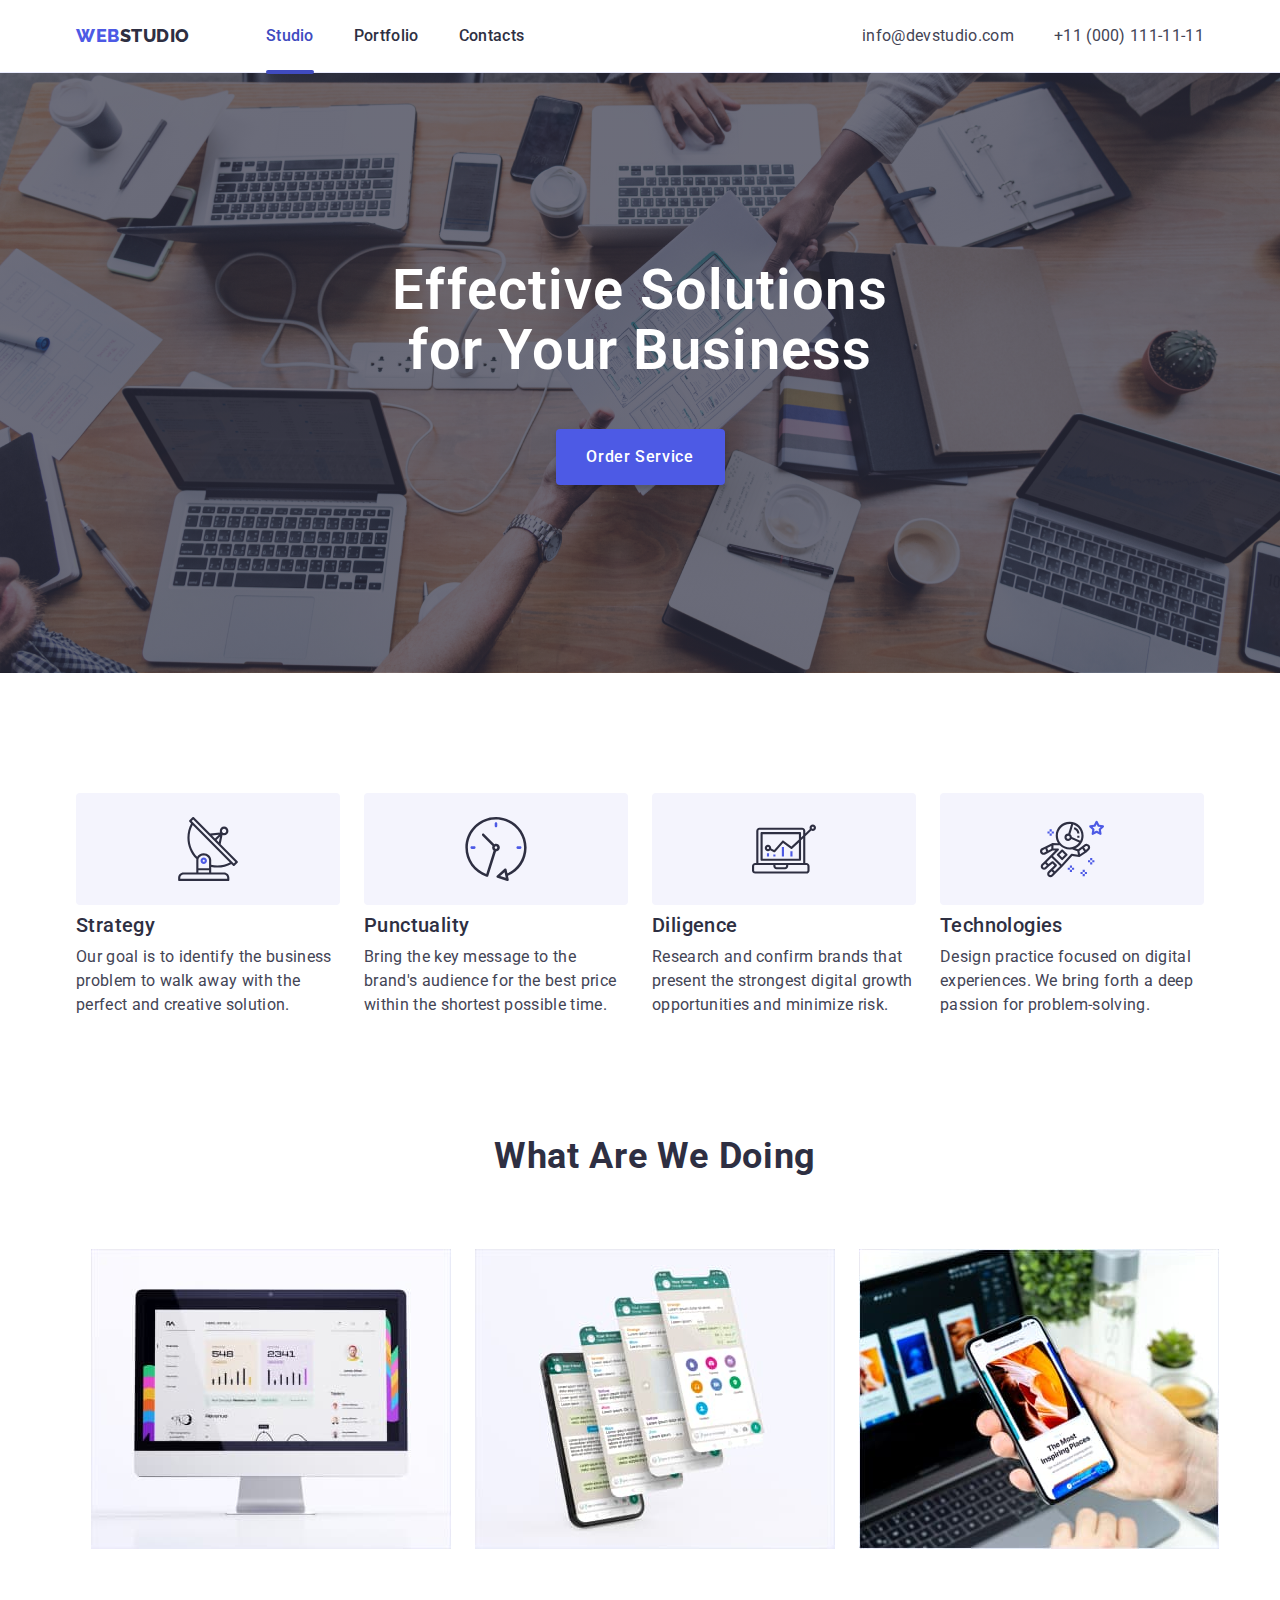
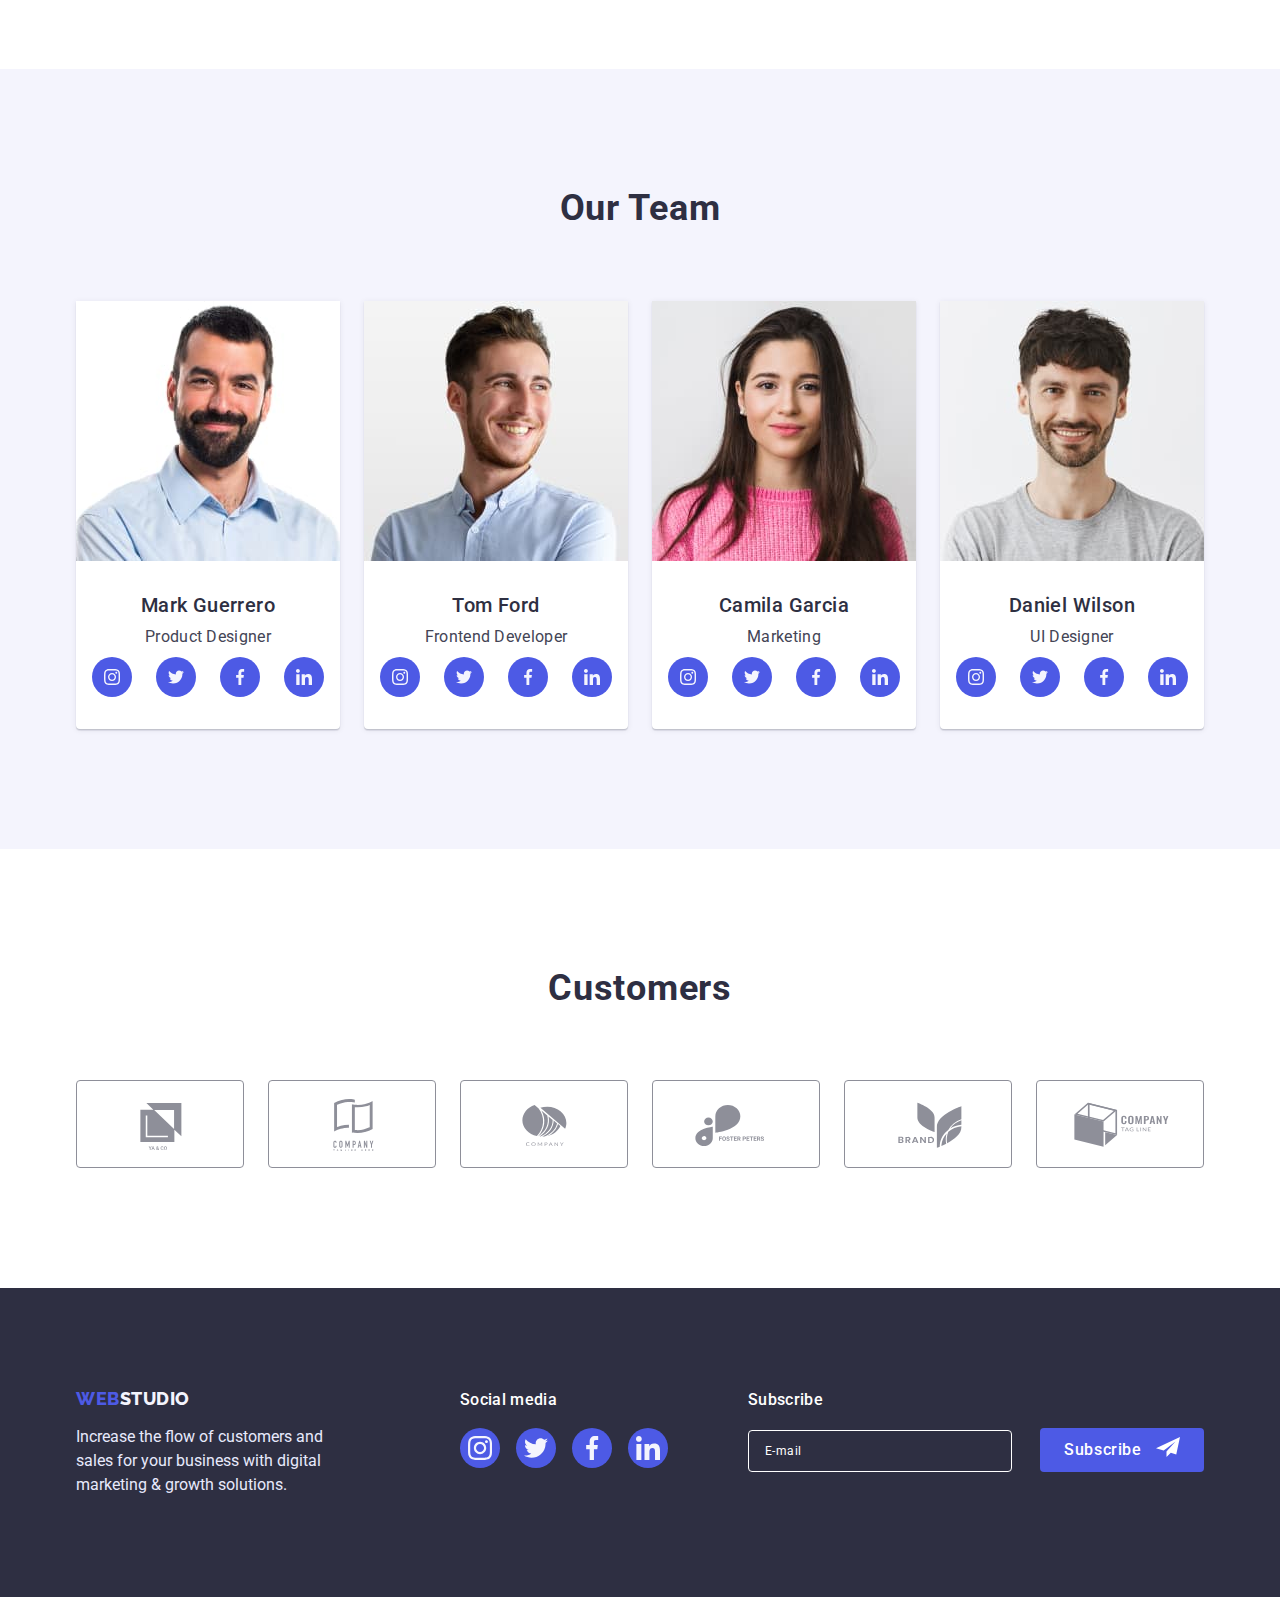
<file: index.html>
<!DOCTYPE html>
<html lang="en">

<head>
    <meta charset="UTF-8">
    <meta http-equiv="X-UA-Compatible" content="IE=edge">
    <meta name="viewport" content="width=device-width, initial-scale=1.0">
    <title>06-HW</title>
    <link rel="preconnect" href="https://fonts.googleapis.com">
    <link rel="preconnect" href="https://fonts.gstatic.com" crossorigin>
    <link href="https://fonts.googleapis.com/css2?family=Raleway:wght@800&family=Roboto:wght@400;500;700&display=swap"
        rel="stylesheet">
    <link rel="stylesheet"
        href="https://cdnjs.cloudflare.com/ajax/libs/modern-normalize/1.1.0/modern-normalize.min.css">
    <link rel="stylesheet" href="./css/styles.css">
    <link rel="icon" href="./images/favicon.svg">
</head>

<body>
    <div>
        <!-- HEADER -->
        <header class="header-section">
            <div class="flex-block container">
                <nav class="nav-section">
                    <a href="./index.html" class="logo-header link">Web<span class="accent-logo-heder">Studio</span></a>
                    <ul class="list nav-list">
                        <li class="list-item"><a href="./index.html" class="active link-header link">Studio</a></li>
                        <li class="list-item"><a href="./portfolio.html" class="link-header link">Portfolio</a></li>
                        <li class="list-item"><a href="" class="link-header link">Contacts</a></li>
                    </ul>
                </nav>
                <address class="address">
                    <ul class="list address-list">
                        <li><a href="mailto:info@devstudio.com" class="address-item link">info@devstudio.com</a></li>
                        <li> <a href="tel:+110001111111" class="address-item link">+11 (000) 111-11-11</a></li>
                    </ul>
                </address>
            </div>
        </header>
        <main>
            <!-- HERO -->
            <section class="hero-section">
                <div class="hero-block container">
                    <h1 class="hero-title">Effective Solutions for Your Business</h1>
                    <button type="button" data-modal-open class="modal-button">Order Service</button>
                </div>
            </section>
            <!-- POSSIBILITIES -->
            <section class="possibilities-section">
                <div class="flex-block container">
                    <h2 class="hidden-text">Possibilities</h2>
                    <ul class="list possibilities-list">
                        <li class="possibilities-item">
                            <div class="bg-rectangle"><svg class="customers-logo" width="64" height="64">
                                    <use href="./images/icons.svg#antenna"></use>
                                </svg></div>
                            <h3 class="list-title">Strategy</h3>
                            <p class="section-description">Our goal is to identify the business problem to walk away
                                with
                                the
                                perfect and creative solution.
                            </p>
                        </li>
                        <li class="possibilities-item">
                            <div class="bg-rectangle"><svg class="customers-logo" width="64" height="64">
                                    <use href="./images/icons.svg#clock"></use>
                                </svg></div>
                            <h3 class="list-title">Punctuality</h3>
                            <p class="section-description">Bring the key message to the brand's audience for the best
                                price
                                within the shortest possible
                                time.</p>
                        </li>
                        <li class="possibilities-item">
                            <div class="bg-rectangle"><svg class="customers-logo" width="64" height="64">
                                    <use href="./images/icons.svg#diagram"></use>
                                </svg></div>
                            <h3 class="list-title">Diligence</h3>
                            <p class="section-description">Research and confirm brands that present the strongest
                                digital
                                growth
                                opportunities and minimize
                                risk.</p>
                        </li>
                        <li class="possibilities-item">
                            <div class="bg-rectangle"><svg class="customers-logo" width="64" height="64">
                                    <use href="./images/icons.svg#astronaut"></use>
                                </svg></div>
                            <h3 class="list-title">Technologies</h3>
                            <p class="section-description">Design practice focused on digital experiences. We bring
                                forth a
                                deep
                                passion for
                                problem-solving.</p>
                        </li>
                    </ul>
                </div>
            </section>
            <!-- WHAT ARE WE DOING -->
            <section class="section-bottom container">
                <div class="section container">
                    <h2 class="section-title">What are we doing</h2>
                    <ul class="list we-are">
                        <li class="section-bottom-item"><img src="./images/section-01_img-01.jpg" alt="Computer"
                                width="360"></li>
                        <li class="section-bottom-item"><img src="./images/section-01_img-02.jpg" alt="Software"
                                width="360"></li>
                        <li class="section-bottom-item"><img src="./images/section-01_img-03.jpg" alt="smartphone"
                                width="360"></li>
                    </ul>
                </div>
            </section>
            <!-- TEAM SECTION -->
            <section class="team-section">
                <div class="team-box container">
                    <h2 class="section-title">Our Team</h2>
                    <ul class="list team-cards">
                        <!-- CARD-01 -->
                        <li class="team-list">
                            <img src="./images/section-02_img-01.jpg" alt="Product_Designer" width="264">
                            <div class="card-box">
                                <h3 class="list-title">Mark Guerrero</h3>
                                <p class="list-description">Product Designer</p>
                                <ul class=" list team-social-list">
                                    <li class="team-social-items">
                                        <a href="https://www.instagram.com/" class="team-social">
                                            <svg class="team-social-icons" width="16" height="16">
                                                <use href="./images/icons.svg#instagram-cards"></use>
                                            </svg>
                                        </a>
                                    </li>
                                    <li class="team-social-items">
                                        <a href="https://twitter.com/" class="team-social">
                                            <svg class="team-social-icons" width="16" height="16">
                                                <use href="./images/icons.svg#twitter-cards"></use>
                                            </svg>
                                        </a>
                                    </li>
                                    <li class="team-social-items">
                                        <a href="https://uk-ua.facebook.com/" class="team-social">
                                            <svg class="team-social-icons" width="16" height="16">
                                                <use href="./images/icons.svg#facebook-cards"></use>
                                            </svg>
                                        </a>
                                    </li>
                                    <li class="team-social-items">
                                        <a href="https://www.linkedin.com/" class="team-social">
                                            <svg class="team-social-icons" width="16" height="16">
                                                <use href="./images/icons.svg#linkedin-cards"></use>
                                            </svg>
                                        </a>
                                    </li>
                                </ul>
                            </div>
                        </li>
                        <!-- CARD-02 -->
                        <li class="team-list">
                            <img src="./images/section-02_img-02.jpg" alt="Frontend_Developer" width="264">
                            <div class="card-box">
                                <h3 class="list-title">Tom Ford</h3>
                                <p class="list-description">Frontend Developer</p>
                                <ul class=" list team-social-list">
                                    <li class="team-social-items">
                                        <a href="https://www.instagram.com/" class="team-social">
                                            <svg class="team-social-icons" width="16" height="16">
                                                <use href="./images/icons.svg#instagram-cards"></use>
                                            </svg>
                                        </a>
                                    </li>
                                    <li class="team-social-items">
                                        <a href="https://twitter.com/" class="team-social">
                                            <svg class="team-social-icons" width="16" height="16">
                                                <use href="./images/icons.svg#twitter-cards"></use>
                                            </svg>
                                        </a>
                                    </li>
                                    <li class="team-social-items">
                                        <a href="https://uk-ua.facebook.com/" class="team-social">
                                            <svg class="team-social-icons" width="16" height="16">
                                                <use href="./images/icons.svg#facebook-cards"></use>
                                            </svg>
                                        </a>
                                    </li>
                                    <li class="team-social-items">
                                        <a href="https://www.linkedin.com/" class="team-social">
                                            <svg class="team-social-icons" width="16" height="16">
                                                <use href="./images/icons.svg#linkedin-cards"></use>
                                            </svg>
                                        </a>
                                    </li>
                                </ul>
                            </div>
                        </li>
                        <!-- CARD-03 -->
                        <li class="team-list">
                            <img src="./images/section-02_img-03.jpg" alt="Marketing" width="264">
                            <div class="card-box">
                                <h3 class="list-title">Camila Garcia</h3>
                                <p class="list-description">Marketing</p>
                                <ul class=" list team-social-list">
                                    <li class="team-social-items">
                                        <a href="https://www.instagram.com/" class="team-social">
                                            <svg class="team-social-icons" width="16" height="16">
                                                <use href="./images/icons.svg#instagram-cards"></use>
                                            </svg>
                                        </a>
                                    </li>
                                    <li class="team-social-items">
                                        <a href="https://twitter.com/" class="team-social">
                                            <svg class="team-social-icons" width="16" height="16">
                                                <use href="./images/icons.svg#twitter-cards"></use>
                                            </svg>
                                        </a>
                                    </li>
                                    <li class="team-social-items">
                                        <a href="https://uk-ua.facebook.com/" class="team-social">
                                            <svg class="team-social-icons" width="16" height="16">
                                                <use href="./images/icons.svg#facebook-cards"></use>
                                            </svg>
                                        </a>
                                    </li>
                                    <li class="team-social-items">
                                        <a href="https://www.linkedin.com/" class="team-social">
                                            <svg class="team-social-icons" width="16" height="16">
                                                <use href="./images/icons.svg#linkedin-cards"></use>
                                            </svg>
                                        </a>
                                    </li>
                                </ul>
                            </div>
                        </li>
                        <!-- CARD-04 -->
                        <li class="team-list">
                            <img src="./images/section-02_img-04.jpg" alt="UI_Designer" width="264">
                            <div class="card-box">
                                <h3 class="list-title">Daniel Wilson</h3>
                                <p class="list-description">UI Designer</p>
                                <ul class=" list team-social-list">
                                    <li class="team-social-items">
                                        <a href="https://www.instagram.com/" class="team-social">
                                            <svg class="team-social-icons" width="16" height="16">
                                                <use href="./images/icons.svg#instagram-cards"></use>
                                            </svg>
                                        </a>
                                    </li>
                                    <li class="team-social-items">
                                        <a href="https://twitter.com/" class="team-social">
                                            <svg class="team-social-icons" width="16" height="16">
                                                <use href="./images/icons.svg#twitter-cards"></use>
                                            </svg>
                                        </a>
                                    </li>
                                    <li class="team-social-items">
                                        <a href="https://uk-ua.facebook.com/" class="team-social">
                                            <svg class="team-social-icons" width="16" height="16">
                                                <use href="./images/icons.svg#facebook-cards"></use>
                                            </svg>
                                        </a>
                                    </li>
                                    <li class="team-social-items">
                                        <a href="https://www.linkedin.com/" class="team-social">
                                            <svg class="team-social-icons" width="16" height="16">
                                                <use href="./images/icons.svg#linkedin-cards"></use>
                                            </svg>
                                        </a>
                                    </li>
                                </ul>
                            </div>
                        </li>
                    </ul>
                </div>
            </section>
            <!-- CUSTOMERS -->
            <section class="customers-section">

                <div class="container">
                    <h2 class="customers-title">Customers</h2>
                    <ul class="customers-list list">
                        <li class="customers-item">
                            <a href="https://google.com" class="customers-logo-link">
                                <svg class="customers-logo" width="104" height="56">
                                    <use href="./images/icons.svg#customers1"></use>
                                </svg>
                            </a>
                        </li>
                        <li class="customers-item">
                            <a href="https://google.com" class="customers-logo-link">
                                <svg class="customers-logo" width="104" height="56">
                                    <use href="./images/icons.svg#customers2"></use>
                                </svg>
                            </a>
                        </li>
                        <li class="customers-item">
                            <a href="https://google.com" class="customers-logo-link">
                                <svg class="customers-logo" width="104" height="56">
                                    <use href="./images/icons.svg#customers3"></use>
                                </svg>
                            </a>
                        </li>
                        <li class="customers-item">
                            <a href="https://google.com" class="customers-logo-link">
                                <svg class="customers-logo" width="104" height="56">
                                    <use href="./images/icons.svg#customers4"></use>
                                </svg>
                            </a>
                        </li>
                        <li class="customers-item">
                            <a href="https://google.com" class="customers-logo-link">
                                <svg class="customers-logo" width="104" height="56">
                                    <use href="./images/icons.svg#customers5"></use>
                                </svg>
                            </a>
                        </li>
                        <li class="customers-item">
                            <a href="https://google.com" class="customers-logo-link">
                                <svg class="customers-logo" width="104" height="56">
                                    <use href="./images/icons.svg#customers6"></use>
                                </svg>
                            </a>
                        </li>
                    </ul>
                </div>
            </section>
        </main>
        <!-- FOOTER -->
        <footer class="footer-section">
            <div class="footer-box container">
                <div class="footer-left-section"><a href="./index.html" class="logo-footer link">Web<span
                            class="accent-logo-footer">Studio</span></a>
                    <p class="footer-description">Increase the flow of customers and sales for your business with
                        digital
                        marketing
                        & growth solutions.</p>
                </div>
                <div class="footer-social-section">
                    <p class="footer-title">Social media</p>
                    <ul class="list footer-social-list">
                        <li class="footer-social-item">
                            <a href="" class="footer-social-link">
                                <svg class="footer-social-icons" width="24" height="24">
                                    <use href="./images/icons.svg#instagram-footer"></use>
                                </svg>
                            </a>
                        </li>
                        <li class="footer-social-item"><a href="" class="footer-social-link">
                                <svg class="footer-social-icons" width="24" height="24">
                                    <use href="./images/icons.svg#twitter-footer"></use>
                                </svg>
                            </a>
                        </li>
                        <li class="footer-social-item">
                            <a href="" class="footer-social-link">
                                <svg class="footer-social-icons" width="24" height="24">
                                    <use href="./images/icons.svg#facebook-footer"></use>
                                </svg>
                            </a>
                        </li>
                        <li class="footer-social-item">
                            <a href="" class="footer-social-link">
                                <svg class="footer-social-icons" width="24" height="24">
                                    <use href="./images/icons.svg#linkedin-footer"></use>
                                </svg>
                            </a>
                        </li>
                    </ul>
                </div>
                <form class="subscribe-section">
                    <p class="footer-title">Subscribe</p>
                    <label class="footer-label">
                        <input type="email" name="email" placeholder="E-mail" class="footer-input">
                        <!-- <span class="footer-email"></span> -->
                    </label>
                    <button type="submit" class="btn-footer-submit">
                        <svg class="submit-icon" width="24" height="24">
                            <use href="./images/icons.svg#send"></use>
                        </svg> Subscribe</button>
                </form>
            </div>
        </footer>
    </div>
    <!-- MODAL WINDOW -->
    <div data-modal class="modal-contaner is-hidden">
        <form class="modal-window">
            <button type="button" data-modal-close class="btn-close">
                <svg class="icon-close" width="8" height="8">
                    <use href="./images/icons.svg#close-icon"></use>
                </svg>
            </button>
            <p class="modal-title">Leave your contacts and we will call you back</p>

            <div class="footer-input-container">
                <div class="form-field">
                    <label for="user-name" class="form-label">Name</label>
                    <span class="form-field">
                        <input type="text" name="user-name" id="user-name" placeholder=" " class="form-input">
                        <svg class="icon-input" width="24" height="24">
                            <use href="./images/icons.svg#user-icon"></use>
                        </svg>
                    </span>
                </div>
                <div class="form-field">
                    <label for="phone" class="form-label">Phone</label>
                    <span class="form-field">
                        <input type="tel" name="phone-namber" id="phone" placeholder=" " class="form-input">
                        <svg class="icon-input" width="24" height="24">
                            <use href="./images/icons.svg#phone-icon"></use>
                        </svg>
                    </span>
                </div>
                <div class="form-field">
                    <label for="email" class="form-label">E-mail</label>
                    <span class="form-field">
                        <input type="email" name="email" id="email" placeholder=" " class="form-input">
                        <svg class="icon-input" width="24" height="24">
                            <use href="./images/icons.svg#email-icon"></use>
                        </svg>
                    </span>
                </div>

                <div class="form-field">
                    <label for="comment" class="comment-label">
                        Comment
                    </label>
                    <textarea name="Comment" rows="10" id="comment" placeholder="Text input"
                        class="comment-input"></textarea>
                </div>
            </div>

            <div class="agreement">
                <label class="accept-form">
                    <input type="checkbox" name="accept-form" class="checkbox-input">
                    <span class="check-box">

                    </span>
                    I accept the terms and conditions of the
                    <span>
                        <a href="" class="accent-policy">Privacy Policy</a>
                    </span>
                </label>
            </div>
            <button type="submit" class="btn-modal-submit">Send</button>

        </form>
    </div>
    <script src="./js/modal.js"></script>
</body>

</html>
</file>
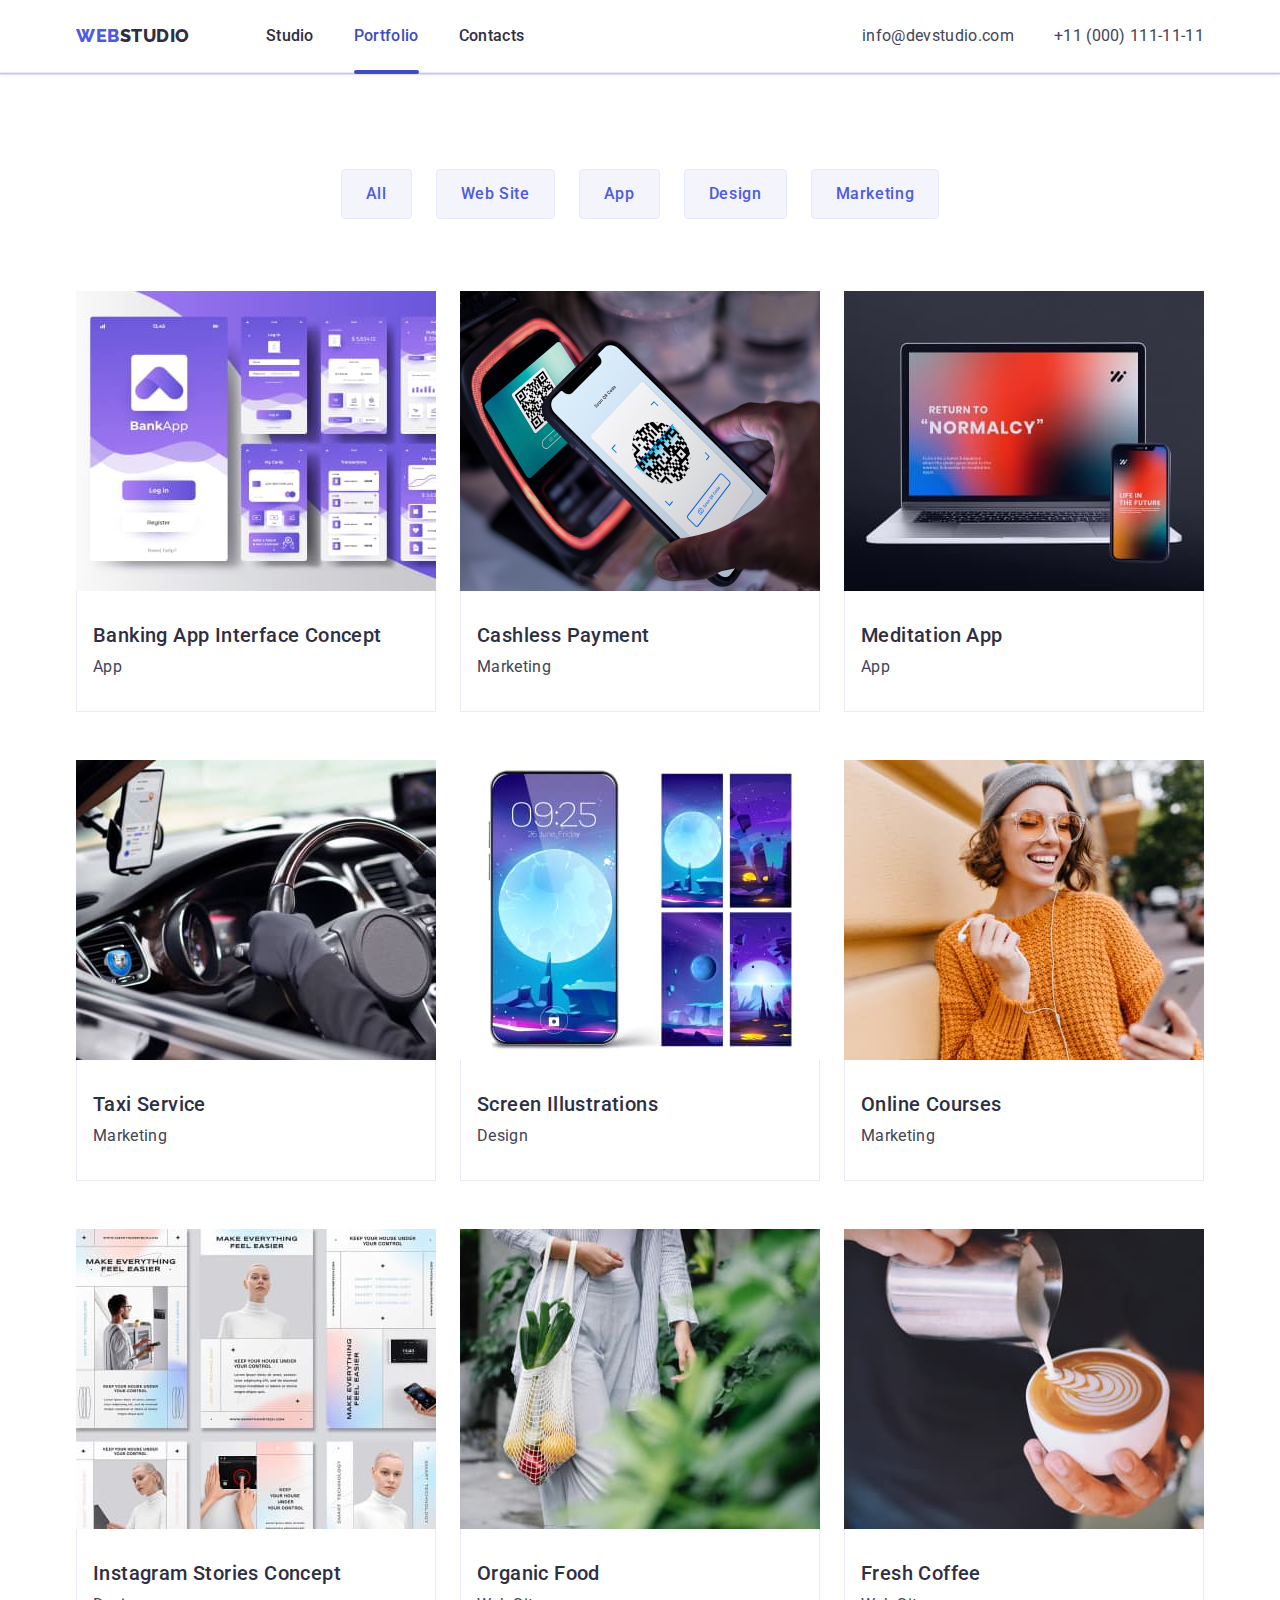
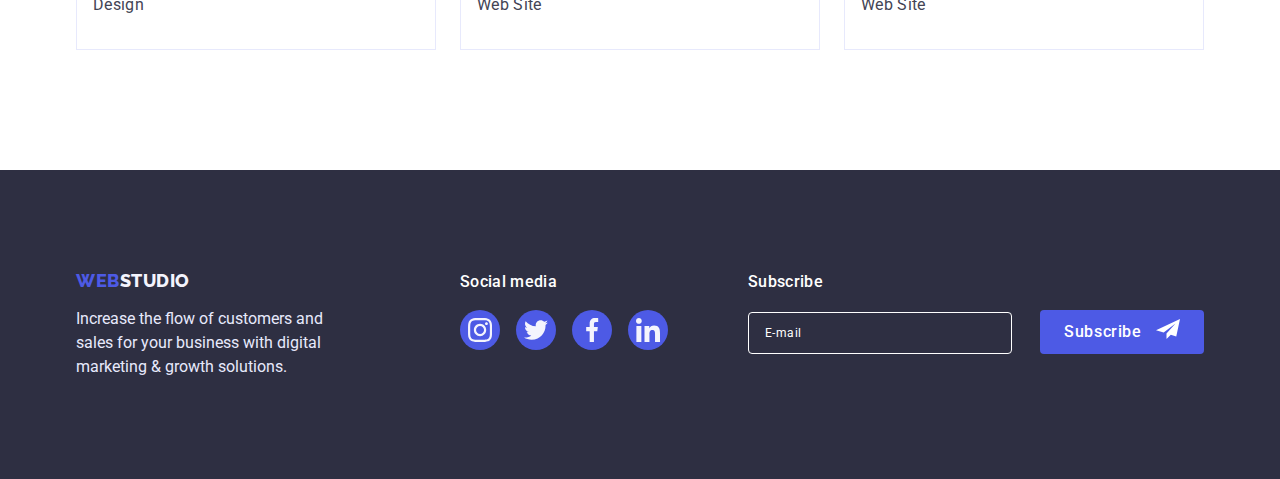
<file: portfolio.html>
<!DOCTYPE html>
<html lang="en">

<head>
    <meta charset="UTF-8">
    <meta http-equiv="X-UA-Compatible" content="IE=edge">
    <meta name="viewport" content="width=device-width, initial-scale=1.0">
    <title>06-HW</title>
    <link rel="preconnect" href="https://fonts.googleapis.com">
    <link rel="preconnect" href="https://fonts.gstatic.com" crossorigin>
    <link href="https://fonts.googleapis.com/css2?family=Raleway:wght@800&family=Roboto:wght@400;500;700&display=swap"
        rel="stylesheet">
    <link rel="stylesheet"
        href="https://cdnjs.cloudflare.com/ajax/libs/modern-normalize/1.1.0/modern-normalize.min.css">
    <link rel="stylesheet" href="./css/styles.css">
    <link rel="icon" href="./images/favicon.svg">
</head>

<body>
    <div>
        <!-- HEADER -->


        <!-- <header class="portfolio-header header-section">
            <div class="flex-block container">
                <nav class="nav-section">
                    <a href="./index.html" class="logo-header link">Web<span class="accent-logo-heder">Studio</span></a>
                    <ul class="list nav-list">
                        <li class="list-item"><a href="./index.html" class="link-header link">Studio</a></li>
                        <li class="list-item"><a href="./portfolio.html" class="link-header active  link">Portfolio</a>
                        </li>
                        <li class="list-item"><a href="" class="link-header link">Contacts</a></li>
                    </ul>
                </nav>
                <address class="address">
                    <ul class="list address-list">
                        <li><a href="mailto:info@devstudio.com" class="address-item link">info@devstudio.com</a></li>
                        <li> <a href="tel:+110001111111" class="address-item link">+11 (000) 111-11-11</a></li>
                    </ul>
                </address>
            </div>
        </header> -->


        <header class="header-section">
            <div class="flex-block container">
                <nav class="nav-section">
                    <a href="./index.html" class="logo-header link">Web<span class="accent-logo-heder">Studio</span></a>
                    <ul class="list nav-list">
                        <li class="list-item"><a href="./index.html" class="link-header link">Studio</a></li>
                        <li class="list-item"><a href="./portfolio.html" class="active link-header link">Portfolio</a>
                        </li>
                        <li class="list-item"><a href="" class="link-header link">Contacts</a></li>
                    </ul>
                </nav>
                <address class="address">
                    <ul class="list address-list">
                        <li><a href="mailto:info@devstudio.com" class="address-item link">info@devstudio.com</a></li>
                        <li> <a href="tel:+110001111111" class="address-item link">+11 (000) 111-11-11</a></li>
                    </ul>
                </address>
            </div>
        </header>
        <!-- MAIN -->
        <main>
            <section class="section-portfolio">
                <div class="container">
                    <h1 class="hidden-text">Portfolio page</h1>
                    <!-- NAV-MENU -->
                    <ul class="list list-nav">
                        <li><button type="button" class="portfolio-nav-btm">All</button></li>
                        <li><button type="button" class="portfolio-nav-btm">Web Site</button></li>
                        <li><button type="button" class="portfolio-nav-btm">App</button></li>
                        <li><button type="button" class="portfolio-nav-btm">Design</button></li>
                        <li><button type="button" class="portfolio-nav-btm">Marketing</button></li>
                    </ul>
                    <!-- GALLERY-LIST -->
                    <ul class="list gallery-box-card">
                        <!-- 01 -->
                        <li class="gallery-item">
                            <a href="portfolio.html" class="link gallery-link">
                                <div class="image-contaner">
                                    <img src="./images/banking-app.jpg" alt="Banking App" width="360">
                                    <p class="pseudo-decor">14 Stylish and User-Friendly App Design Concepts · Task
                                        Manager App · Calorie Tracker App · Exotic Fruit Ecommerce App ·
                                        Cloud Storage App</p>
                                </div>
                                <div class="card-box-portfolio">
                                    <h2 class="list-title">Banking App Interface Concept</h2>
                                    <p class="section-description">App</p>
                                </div>
                            </a>
                        </li>
                        <!-- 02 -->
                        <li class="gallery-item">
                            <a href="portfolio.html" class="link gallery-link">
                                <div class="image-contaner">
                                    <img src="./images/cashless-ayment.jpg" alt="Cashless Payment" width="360">
                                    <p class="pseudo-decor">14 Stylish and User-Friendly App Design Concepts · Task
                                        Manager App · Calorie Tracker App · Exotic Fruit Ecommerce App ·
                                        Cloud Storage App</p>
                                </div>
                                <div class="card-box-portfolio">
                                    <h2 class="list-title">Cashless Payment</h2>
                                    <p class="section-description">Marketing</p>
                                </div>
                            </a>
                        </li>
                        <!-- 03 -->
                        <li class="gallery-item">
                            <a href="portfolio.html" class="link gallery-link">
                                <div class="image-contaner">
                                    <img src="./images/meditaion-app.jpg" alt="Meditation App" width="360">
                                    <p class="pseudo-decor">14 Stylish and User-Friendly App Design Concepts · Task
                                        Manager App · Calorie Tracker App · Exotic Fruit Ecommerce App ·
                                        Cloud Storage App</p>
                                </div>
                                <div class="card-box-portfolio">
                                    <h2 class="list-title">Meditation App</h2>
                                    <p class="section-description">App</p>
                                </div>
                            </a>
                        </li>
                        <!-- 04 -->
                        <li class="gallery-item">
                            <a href="portfolio.html" class="link gallery-link">
                                <div class="image-contaner">
                                    <img src="./images/taxi-service.jpg" alt="Taxi Service" width="360">
                                    <p class="pseudo-decor">14 Stylish and User-Friendly App Design Concepts · Task
                                        Manager App · Calorie Tracker App · Exotic Fruit Ecommerce App ·
                                        Cloud Storage App</p>
                                </div>
                                <div class="card-box-portfolio">
                                    <h2 class="list-title">Taxi Service</h2>
                                    <p class="section-description">Marketing</p>
                                </div>
                            </a>
                        </li>
                        <!-- 05 -->
                        <li class="gallery-item">
                            <a href="portfolio.html" class="link gallery-link">
                                <div class="image-contaner">
                                    <img src="./images/screen-illustrations.jpg" alt="Screen Illustrations" width="360">
                                    <p class="pseudo-decor">14 Stylish and User-Friendly App Design Concepts · Task
                                        Manager App · Calorie Tracker App · Exotic Fruit Ecommerce App ·
                                        Cloud Storage App</p>
                                </div>
                                <div class="card-box-portfolio">
                                    <h2 class="list-title">Screen Illustrations</h2>
                                    <p class="section-description">Design</p>
                                </div>
                            </a>
                        </li>
                        <!-- 06 -->
                        <li class="gallery-item">
                            <a href="portfolio.html" class="link gallery-link">
                                <div class="image-contaner">
                                    <img src="./images/online-courses.jpg" alt="Online Courses" width="360">
                                    <p class="pseudo-decor">14 Stylish and User-Friendly App Design Concepts · Task
                                        Manager App · Calorie Tracker App · Exotic Fruit Ecommerce App ·
                                        Cloud Storage App</p>
                                </div>
                                <div class="card-box-portfolio">
                                    <h2 class="list-title">Online Courses</h2>
                                    <p class="section-description">Marketing</p>
                                </div>
                            </a>
                        </li>
                        <!-- 07 -->
                        <li class="gallery-item">
                            <a href="portfolio.html" class="link gallery-link">
                                <div class="image-contaner">
                                    <img src="./images/instagram-stories.jpg" alt="Instagram Stories Concept"
                                        width="360">
                                    <p class="pseudo-decor">14 Stylish and User-Friendly App Design Concepts · Task
                                        Manager App · Calorie Tracker App · Exotic Fruit Ecommerce App ·
                                        Cloud Storage App</p>
                                </div>
                                <div class="card-box-portfolio">
                                    <h2 class="list-title">Instagram Stories Concept</h2>
                                    <p class="section-description">Design</p>
                                </div>
                            </a>
                        </li>
                        <!-- 08 -->
                        <li class="gallery-item">
                            <a href="portfolio.html" class="link gallery-link">
                                <div class="image-contaner">
                                    <img src="./images/organic-food.jpg" alt="Organic Food" width="360">
                                    <p class="pseudo-decor">14 Stylish and User-Friendly App Design Concepts · Task
                                        Manager App · Calorie Tracker App · Exotic Fruit Ecommerce App ·
                                        Cloud Storage App</p>
                                </div>
                                <div class="card-box-portfolio">
                                    <h2 class="list-title">Organic Food</h2>
                                    <p class="section-description">Web Site</p>
                                </div>
                            </a>
                        </li>
                        <!-- 09 -->
                        <li class="gallery-item">
                            <a href="portfolio.html" class="link gallery-link">
                                <div class="image-contaner">
                                    <img src="./images/fresh-coffee.jpg" alt="Fresh Coffee" width="360">
                                    <p class="pseudo-decor">14 Stylish and User-Friendly App Design Concepts · Task
                                        Manager App · Calorie Tracker App · Exotic Fruit Ecommerce App ·
                                        Cloud Storage App</p>
                                </div>
                                <div class="card-box-portfolio">
                                    <h2 class="list-title">Fresh Coffee</h2>
                                    <p class="section-description">Web Site</p>
                                </div>
                            </a>
                        </li>
                    </ul>
                </div>
            </section>
        </main>
        <!-- FOOTER -->
        <footer class="footer-section">
            <div class="footer-box container">
                <div class="footer-left-section"><a href="./index.html" class="logo-footer link">Web<span
                            class="accent-logo-footer">Studio</span></a>
                    <p class="footer-description">Increase the flow of customers and sales for your business with
                        digital
                        marketing
                        & growth solutions.</p>
                </div>
                <div class="footer-social-section">
                    <p class="footer-title">Social media</p>
                    <ul class="list footer-social-list">
                        <li class="footer-social-item">
                            <a href="" class="footer-social-link">
                                <svg class="footer-social-icons" width="24" height="24">
                                    <use href="./images/icons.svg#instagram-footer"></use>
                                </svg>
                            </a>
                        </li>
                        <li class="footer-social-item"><a href="" class="footer-social-link">
                                <svg class="footer-social-icons" width="24" height="24">
                                    <use href="./images/icons.svg#twitter-footer"></use>
                                </svg>
                            </a>
                        </li>
                        <li class="footer-social-item">
                            <a href="" class="footer-social-link">
                                <svg class="footer-social-icons" width="24" height="24">
                                    <use href="./images/icons.svg#facebook-footer"></use>
                                </svg>
                            </a>
                        </li>
                        <li class="footer-social-item">
                            <a href="" class="footer-social-link">
                                <svg class="footer-social-icons" width="24" height="24">
                                    <use href="./images/icons.svg#linkedin-footer"></use>
                                </svg>
                            </a>
                        </li>
                    </ul>
                </div>
                <form class="subscribe-section">
                    <p class="footer-title">Subscribe</p>
                    <label class="footer-label">
                        <input type="email" name="email" placeholder="E-mail" class="footer-input">
                        <span class="footer-email"></span>
                    </label>
                    <button type="submit" class="btn-footer-submit">
                        <svg class="submit-icon" width="24" height="24">
                            <use href="./images/icons.svg#send"></use>
                        </svg> Subscribe</button>
                </form>
            </div>
        </footer>
        <div data-modal class="modal-contaner is-hidden">
            <div class="modal-window">
                <button type="button" data-modal-close class="btn-close">
                    <svg class="icon-close" width="8" height="8">
                        <use href="./images/icons.svg#cross"></use>
                    </svg>
                </button>
            </div>
        </div>
    </div>
    <script src="./js/modal.js"></script>
</body>

</html>
</file>
<file: css/styles.css>
:root {
    --primary-text-color: #434455;
    /* --indent: 20px;
    --items: 5; */
}

body {
    font-family: 'Roboto', sans-serif;
    font-weight: 400;
    font-size: 16px;
    color: #434455;
    background-color: #ffffff;
}

.list {
    list-style: none;
}

.link {
    text-decoration: none;
}

.accent-logo-heder {
    color: #2e2f42;
}

.accent-logo-footer {
    color: #F4F4FD;
}

/*========= RESET======= */
.hidden-text {
    display: none;
    max-width: 496px;
}

body {
    margin: 0;
    padding: 0;
    /* display: flex;
    margin: 0 auto; */
}

ul {
    margin: 0;
    padding: 0;
}

h1,
h2,
h3,
h4 {
    margin: 0;
    padding: 0;
}

img {
    display: block;
    /* margin: 0 auto; */
}

p {
    margin: 0;
    padding: 0;
}

/* ========== RESET ========== */

.flex-block {
    display: flex;
}

/* ========= HEADER ========= */

.header-box {
    width: 1158px;
    margin: 0 auto;
    display: flex;
    padding: 25px 0;
}

.header-section {
    padding: 24px 0;
    border-bottom: 1px solid #e7e9fc;
    box-shadow: 0px 2px 1px rgba(46, 47, 66, 0.08),
        0px 1px 1px rgba(46, 47, 66, 0.16),
        0px 1px 6px rgba(46, 47, 66, 0.08);
}

.nav-section {
    display: flex;
    align-items: center;
}

.logo-header {
    margin-right: 76px;
    font-family: 'Raleway', sans-serif;
    font-weight: 800;
    font-size: 18px;
    line-height: 1.17;
    letter-spacing: 0.03em;
    text-transform: uppercase;
    color: #4D5AE5;
}

.nav-list {
    display: flex;
    gap: 40px;
}

.link-header {
    box-sizing: border-box;
    position: relative;
    font-weight: 500;
    font-size: 16px;
    line-height: 1.5;
    letter-spacing: 0.02em;
    color: #2E2F42;
    padding: 28px 0;
    transition: color 250ms cubic-bezier(0.4, 0, 0.2, 1);
}


.link-header.active::after {
    background-color: #404bbf;
    transition: color 250ms cubic-bezier(0.4, 0, 0.2, 1);
}

.link-header::after {
    content: '';
    position: absolute;
    left: 0;
    bottom: -1px;
    display: block;
    width: 100%;
    height: 4px;
    /* left: 0px; */
    /* top: 44px; */
    border-radius: 2px;

}

.list-item {
    position: relative;
}

.active {
    color: #404BBF;
}

/* .active::after {
    background-color: #404bbf;

} */

.link-header:hover,
.link-header:focus {
    color: #404bbf
}

.address-list {
    display: flex;
    gap: 40px;
}

.address {
    margin-left: auto;
    font-style: normal;
    font-weight: 400;
    font-size: 16px;
    line-height: 1.5;
    letter-spacing: 0.02em;
    color: #434455;
}

.address-item {
    color: #434455;
    padding: 24px 0;
    transition: color 250ms cubic-bezier(0.4, 0, 0.2, 1);
}

.address-item:hover,
.address-item:focus {
    color: #404bbf;
}

/* ========== HERO ========== */

.hero-section {
    background-color: #2E2F42;
    background-image:
        linear-gradient(rgba(46, 47, 66, 0.7),
            rgba(46, 47, 66, 0.7)),
        url(../images/bg-hero.jpg);
    background-repeat: no-repeat;
    background-position: center;
    background-size: cover;
    padding: 188px 0;
    max-width: 1440px;
    margin: 0 auto;
}

.hero-block {
    display: block;
    width: 496px;
    margin: 0 auto;
    text-align: center;
}

.hero-title {
    max-width: 496px;
    text-align: center;
    font-weight: 600;
    font-size: 56px;
    text-align: center;
    line-height: 1.07;
    letter-spacing: 0.02em;
    color: #FFFFFF;
    margin: 0 auto 48px;
}

.modal-button {
    display: block;
    font-family: "Roboto", sans-serif;
    font-weight: 500;
    line-height: 1.5;
    letter-spacing: 0.04em;
    cursor: pointer;
    font-size: 16px;
    color: #ffffff;
    background-color: #4D5AE5;
    border-radius: 4px;
    box-shadow: 0px 4px 4px rgba(0, 0, 0, 0.15);
    margin: 0 auto;
    min-width: 169px;
    height: 56px;
    transition:
        background-color 250ms cubic-bezier(0.4, 0, 0.2, 1);
    border: none;
}

.modal-button:hover,
.modal-button:focus {
    background-color: #404BBF
}

/* ========== HERO ========== */

/* ========== POSSIBILITIES ========== */
.possibilities-section {
    margin: 0 auto;
    width: 1158px;
    padding: 120px 0;
}

.possibilities-list {
    display: flex;
    flex-basis: calc((100% - 3 * 24px) / 4);
    gap: 24px;
}

.bg-rectangle {
    display: flex;
    justify-content: center;
    align-items: center;
    width: 264px;
    height: 112px;
    background: #F4F4FD;
    border-radius: 4px;
    margin-bottom: 8px;
}

.possibilities-item {
    width: 264px;
}

.possibilities-item h3 {
    margin-bottom: 8px;
}

.list-title {
    font-weight: 500;
    font-size: 20px;
    line-height: 1.2;
    letter-spacing: 0.02em;
    color: #2E2F42;
    margin-bottom: 8px;
}

.section-description {
    line-height: 1.5;
    letter-spacing: 0.02em;
    color: var(--primary-text-color);
}

/* ===== SECTION BOTTOM ======= */
.we-are {
    display: flex;
    justify-content: center;
    gap: 24px;
}

.section-bottom-item {
    flex-basis: calc((100% - 48px) / 3);
}

.section-bottom.container {
    padding-bottom: 120px;
    margin: 0 auto;
    width: 1158px;
}

.section-bottom-item {
    background-color: #FFFFFF;
}

.section-bottom-description {
    font-weight: 500;
    line-height: 1.2;
    letter-spacing: 0.02em;
}

.section-title {
    text-align: center;
    text-transform: capitalize;
    font-weight: 700;
    font-size: 36px;
    line-height: 1.11;
    letter-spacing: 0.02em;
    color: #2E2F42;
    margin-bottom: 72px;
}

/* ===== TEAM SECTION ====== */
.team-section {
    background-color: #F4F4FD;
    padding: 120px 0;
}

.team-box {
    width: 1158px;
    margin: 0 auto;
}

.team-cards {
    display: flex;
    justify-content: space-between;
    flex-wrap: wrap;
    gap: 24px;
}

.card-box {
    padding: 32px 0;
    justify-content: center;
}

.team-list {
    background-color: #FFFFFF;
    text-align: center;
    box-shadow: 0px 1px 6px rgba(46, 47, 66, 0.08),
        0px 1px 1px rgba(46, 47, 66, 0.16),
        0px 2px 1px rgba(46, 47, 66, 0.08);
    border-radius: 0px 0px 4px 4px;
    flex-basis: calc((100% - 3 * 24px) / 4);
}

.list-description {
    font-size: 16px;
    line-height: 1.5;
    letter-spacing: 0.02em;
    margin-bottom: 8px;
}

.team-social {
    display: flex;
    justify-content: center;
    background-color: #4d5ae5;
    border-radius: 50%;
    align-items: center;
    width: 100%;
    height: 100%;
    transition:
        background-color 250ms cubic-bezier(0.4, 0, 0.2, 1);
}

.team-social:hover,
.team-social:focus {
    background-color: #404bbf;
}

.team-social-icons {
    border-radius: 50%;
    width: 100%;
    height: 100%;
    fill: #f4f4fd;
}

.team-social-list {
    display: flex;
    justify-content: center;
    gap: 24px;
    margin: 0 auto;
}

.team-social-items {
    display: flex;
    justify-content: center;
    width: 40px;
    height: 40px
}

/* ======== CUSTOMERS ======= */
.customers-section {
    padding: 120px 0;
}

.customers-title {
    font-family: 'Roboto';
    font-style: normal;
    font-weight: 700;
    font-size: 36px;
    line-height: 1.1;
    text-align: center;
    letter-spacing: 0.02em;
    text-transform: capitalize;
    color: #2E2F42;
    margin-bottom: 72px;
}

.customers-list {
    display: flex;
    box-sizing: border-box;
    justify-content: center;
    align-items: center;
    gap: 24px;
}

.customers-item {
    display: flex;
    justify-content: center;
    align-items: center;
    width: calc((100% - 120px) / 6);
    height: 88px;
    border-radius: 4px;

}

.customers-logo {
    fill: currentColor;
    /* border-radius: 50%; */
    /* fill: currentColor; */
}

.customers-logo-link {
    display: flex;
    justify-content: center;
    align-items: center;
    border: 1px solid #8e8f99;
    border-radius: 4px;
    color: #8e8f99;
    width: 100%;
    height: 100%;
    transition:
        border-color 250ms cubic-bezier(0.4, 0, 0.2, 1),
        color 250ms cubic-bezier(0.4, 0, 0.2, 1);
    ;
}

.customers-logo-link:hover,
.customers-logo-link:focus {
    border-color: #404bbf;
    color: #404bbf;
}

/* ========= FOOTER ========= */
.footer-section {

    background: #2E2F42;
    padding: 100px 0;
}

.footer-box {
    display: flex;
    align-items: baseline;
    margin: 0 auto;
    width: 1158px;
}

.footer-left-section {
    margin-right: 120px;
}

.footer-title {
    font-family: 'Roboto';
    font-style: normal;
    font-weight: 500;
    font-size: 16px;
    line-height: 1.5;
    letter-spacing: 0.02em;
    color: #FFFFFF;
    margin-bottom: 16px;
}

.footer-description {
    font-size: 16px;
    line-height: 1.5;
    color: #E7E9FC;
    width: 264px;
}

.logo-footer {
    display: inline-block;
    font-family: 'Raleway', sans-serif;
    font-weight: 800;
    text-transform: uppercase;
    font-size: 18px;
    line-height: 1.17;
    letter-spacing: 0.03em;
    color: #4d5ae5;
    margin-bottom: 16px;
}

.footer-social-section {
    margin-right: 80px;
}

.footer-social-list {
    display: flex;
    gap: 16px;
}

.footer-social-link {
    display: flex;
    justify-content: center;
    align-items: center;
    width: 100%;
    height: 100%;
    border-radius: 50%;
    background-color: #4d5ae5;
    transition:
        background-color 250ms cubic-bezier(0.4, 0, 0.2, 1);
}

.footer-social-link:hover,
.footer-social-link:focus {
    background-color: #31d0aa;
}

.footer-social-icons {
    fill: #f4f4fd;
}

.footer-social-item {
    width: 40px;
    height: 40px;
}



.footer-label {
    display: inline-block;
    position: relative;
    color: #FFFFFF;
    margin-right: 24px;
}

.footer-input {

    padding: 8px 16px;
    border: 1px solid #ffffff;
    background: none;
    border-radius: 4px;
    width: 264px;

    font-family: 'Roboto';
    font-style: normal;
    font-weight: 400;
    font-size: 12px;
    line-height: 24px;
    letter-spacing: 0.04em;
    color: #FFFFFF;

}

.footer-input::placeholder {
    font-family: 'Roboto';
    font-style: normal;
    font-weight: 400;
    font-size: 12px;
    line-height: 24px;
    letter-spacing: 0.04em;
    color: #FFFFFF;
}

/* .footer-email {
    position: absolute;
    top: 0;
    left: 16px;
    transform: translateY(50%);
} */

.btn-footer-submit {
    position: relative;
    padding: 10px 24px;
    border: none;
    width: 164px;
    font-family: 'Roboto';

    font-weight: 500;
    font-size: 16px;
    line-height: 24px;
    text-align: center;
    letter-spacing: 0.04em;

    text-align: left;
    background: #4D5AE5;
    border-radius: 4px;
    color: #FFFFFF;
    cursor: pointer;
    transition: 250ms cubic-bezier(0.4, 0, 0.2, 1);
}

.submit-icon {
    position: absolute;
    top: 7px;
    right: 24px;
    fill: #FFFFFF;
}



/* ====== MODAL ===== */
.modal-contaner {
    position: fixed;
    top: 0;
    left: 0;
    width: 100%;
    height: 100%;
    background-color: rgba(46, 47, 66, 0.4);
    transition:
        opacity 250ms cubic-bezier(0.4, 0, 0.2, 1),
        visibility 250ms cubic-bezier(0.4, 0, 0.2, 1);
}

.is-hidden {
    opacity: 0;
    visibility: hidden;
    pointer-events: none;

}

.modal-window {
    display: flex;
    flex-direction: column;
    justify-content: start;
    align-items: center;
    padding: 72px 24px 24px 24px;
    position: absolute;
    top: 50%;
    left: 50%;
    transform: translate(-50%, -50%) scale(1);
    width: 408px;
    /* height: 585px; */
    background: #fcfcfc;
    box-shadow: 0px 1px 1px rgba(0, 0, 0, 0.14),
        0px 1px 3px rgba(0, 0, 0, 0.12),
        0px 2px 1px rgba(0, 0, 0, 0.2);
    border-radius: 4px;
    transition:
        transform 250ms cubic-bezier(0.4, 0, 0.2, 1);

}

.btn-close {
    position: absolute;
    top: 24px;
    right: 24px;
    width: 24px;
    height: 24px;
    border-radius: 50%;
    display: flex;
    align-items: center;
    justify-content: center;
    background-color: #e7e9fc;
    border: 1px solid rgba(0, 0, 0, 0.1);
    padding: 0;
    cursor: pointer;
    transition:
        background-color 250ms cubic-bezier(0.4, 0, 0.2, 1),
        border 250ms cubic-bezier(0.4, 0, 0.2, 1);

}

.btn-close:hover,
.btn-close:focus {
    background-color: #404bbf;
    border: none;
    fill: #ffffff;
}

.icon-close {
    transition:
        fill 250ms cubic-bezier(0.4, 0, 0.2, 1);

}

.modal-title {
    display: block;
    font-family: 'Roboto';
    font-style: normal;
    font-weight: 500;
    font-size: 16px;
    line-height: 24px;
    letter-spacing: 0.02em;
    color: #2E2F42;
    text-align: center;
    margin-bottom: 16px;
}

.footer-input-container {
    display: flex;
    flex-direction: column;
    gap: 8px;
    width: 100%;
    margin-bottom: 16px;
}

.form-field {
    display: block;
    position: relative;


}

.form-input {
    padding: 6px 10px 6px 40px;
    width: 100%;
    height: 40px;
    border: 1px solid rgba(46, 47, 66, 0.4);
    border-radius: 4px;
    outline: transparent;
    transition:
        border-color 250ms cubic-bezier(0.4, 0, 0.2, 1);
}

.form-label {
    display: block;
    font-family: 'Roboto';
    font-weight: 400;
    font-size: 12px;
    line-height: 14px;
    letter-spacing: 0.04em;
    color: #8E8F99;
    margin-bottom: 4px;
}

.comment-label {
    display: block;
    font-size: 18px;
    top: -11%;
    font-family: 'Roboto';
    font-weight: 400;
    font-size: 12px;
    line-height: 14px;
    letter-spacing: 0.04em;
    color: #8E8F99;
    margin-bottom: 4px;
}

.comment-input {
    padding: 8px;
    width: 100%;
    height: 120px;
    font-size: 12px;
    border: 1px solid rgba(46, 47, 66, 0.4);
    border-radius: 4px;
    resize: none;
    outline: transparent;
    transition:
        border-color 250ms cubic-bezier(0.4, 0, 0.2, 1);
}

.accept-form {
    display: flex;
    gap: 8px;
    align-items: center;
    font-family: 'Roboto';
    font-style: normal;
    font-weight: 400;
    font-size: 12px;
    line-height: 14px;
    letter-spacing: 0.04em;
    color: #8E8F99;

}

.checkbox-input {
    -webkit-appearance: none;
    appearance: none;
}

.check-box {
    width: 16px;
    height: 16px;
    border-radius: 4px;
    background-image: url(../images/checkbox.svg);
    transition:
        250ms cubic-bezier(0.4, 0, 0.2, 1);
}

.checkbox-input:checked+.check-box {
    background-image: url(../images/checkbox-checked.svg);

}

.agreement {
    display: flex;
    gap: 8px;
    margin-bottom: 24px;
}

.accent-policy {
    color: #4D5AE5;
}

.btn-modal-submit {
    font-family: 'Roboto';
    font-style: normal;
    font-weight: 500;
    font-size: 16px;
    /* line-height: 1.5; */
    letter-spacing: 0.04em;
    color: #FFFFFF;
    background-color: #4D5AE5;
    padding: 16px 32px;
    border-radius: 4px;
    border: none;
    cursor: pointer;
    min-width: 169px;
    transition: 250ms cubic-bezier(0.4, 0, 0.2, 1);
}

.btn-modal-submit:hover,
.btn-modal-submit:focus {
    background-color: #404BBF;

}

.btn-footer-submit:hover,
.btn-footer-submit:focus {
    background-color: #404BBF;

}

.icon-input {
    position: absolute;
    top: 50%;
    left: 16px;
    transform: translateY(-50%);
    fill: #2E2F42;
    transition:
        fill 250ms cubic-bezier(0.4, 0, 0.2, 1);
}

.form-input:focus+.icon-input {
    fill: #4d5ae5;

}

.form-input:focus,
.comment-input:focus {
    border: 1px solid #4d5ae5;
}



/* ====== PORTFOLIO PAGE ===== */

.section-portfolio {
    padding: 96px 0 120px;
    margin: 0 auto;
}


.container {
    width: 1158px;
    margin: 0 auto;
    padding: 0 15px;

}

.portfolio-header {
    border-bottom: 1px solid #e7e9fc;
    padding: 25px 0;
}

.portfolio-nav-btm {
    cursor: pointer;
    font-family: "Roboto", sans-serif;
    font-weight: 500;
    font-size: 16px;
    line-height: 1.5;
    letter-spacing: 0.04em;
    background-color: #F4F4FD;
    color: #4D5AE5;
    background: #F4F4FD;
    border: 1px solid #E7E9FC;
    border-radius: 4px;
    padding: 12px 24px;
    /* min-width: 169px; */
    /* height: 56px; */

    transition: color 250ms cubic-bezier(0.4, 0, 0.2, 1),
        background-color 250ms cubic-bezier(0.4, 0, 0.2, 1),
        border-color 250ms cubic-bezier(0.4, 0, 0.2, 1),
        box-shadow 250ms cubic-bezier(0.4, 0, 0.2, 1);
}

.portfolio-nav-btm:hover,
.portfolio-nav-btm:focus {
    background-color: #404BBF;
    color: #FFFFFF;
    border: 1px solid transparent;
    box-shadow: 0px 3px 1px rgba(0, 0, 0, 0.1),
        0px 2px 1px rgba(0, 0, 0, 0.08),
        0px 2px 2px rgba(0, 0, 0, 0.12);
}

.list-nav {
    display: flex;
    justify-content: center;
    margin-bottom: 72px;

}

.list-nav li:not(:last-child) {
    margin-right: 24px;
}

/* ===== GALLERY ======== */

.image-contaner {
    position: relative;
    overflow: hidden;

}

.pseudo-decor {
    position: absolute;
    left: 0;
    top: 0px;

    width: 100%;
    height: 100%;
    font-size: 16px;
    line-height: 1.5;
    letter-spacing: 0.02em;
    color: #f4f4fd;
    padding: 40px 32px;
    background-color: #4d5ae5;
    transform: translateY(100%);
    transition: transform 250ms cubic-bezier(0.4, 0, 0.2, 1);

}

.gallery-link {
    display: block;
    transition: box-shadow 250ms cubic-bezier(0.4, 0, 0.2, 1);
}

.gallery-link:hover,
.gallery-link:focus {
    box-shadow: 0px 1px 6px rgba(46, 47, 66, 0.08),
        0px 1px 1px rgba(46, 47, 66, 0.16),
        0px 2px 1px rgba(46, 47, 66, 0.08);
    transform: translateY(0%);
}

.gallery-link:hover .pseudo-decor,
.gallery-link:focus .pseudo-decor {
    /* box-shadow: 0px 1px 6px rgba(46, 47, 66, 0.08),
        0px 1px 1px rgba(46, 47, 66, 0.16),
        0px 2px 1px rgba(46, 47, 66, 0.08); */
    transform: translateY(0%);
}

.section-gallery {
    padding: 120px 0;
}

.gallery-box {
    margin: 0 auto;
    width: 1158px;
}

.gallery-box-card {
    display: flex;
    flex-wrap: wrap;
    justify-content: space-between;
    column-gap: 24px;
    row-gap: 48px;
    margin: 0 auto;


}

.gallery-item {
    width: calc((100% - 48px) / 3);
}

.card-box-portfolio {
    padding: 32px 16px;
    border: 1px solid #E7E9FC;
    border-top: none;
}

.card-box-portfolio h2 {
    margin-bottom: 8px;
}
</file>
